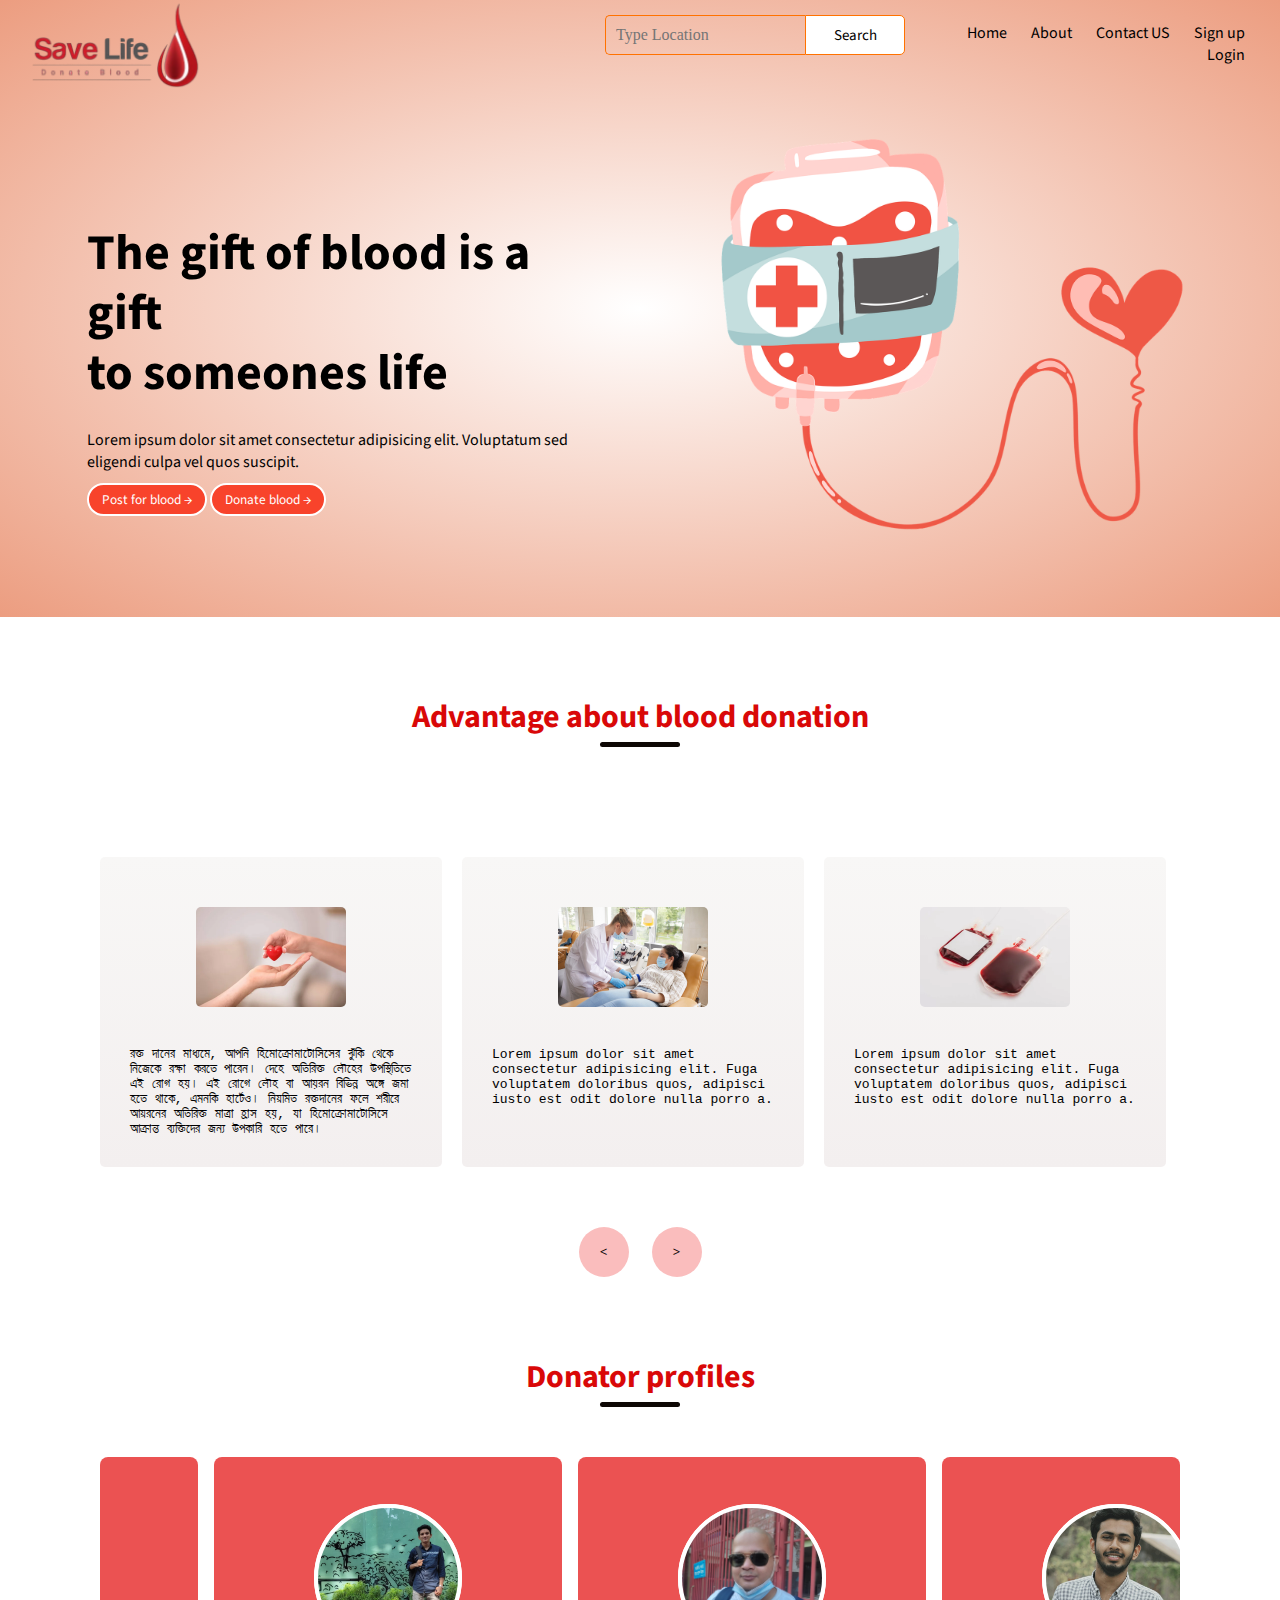
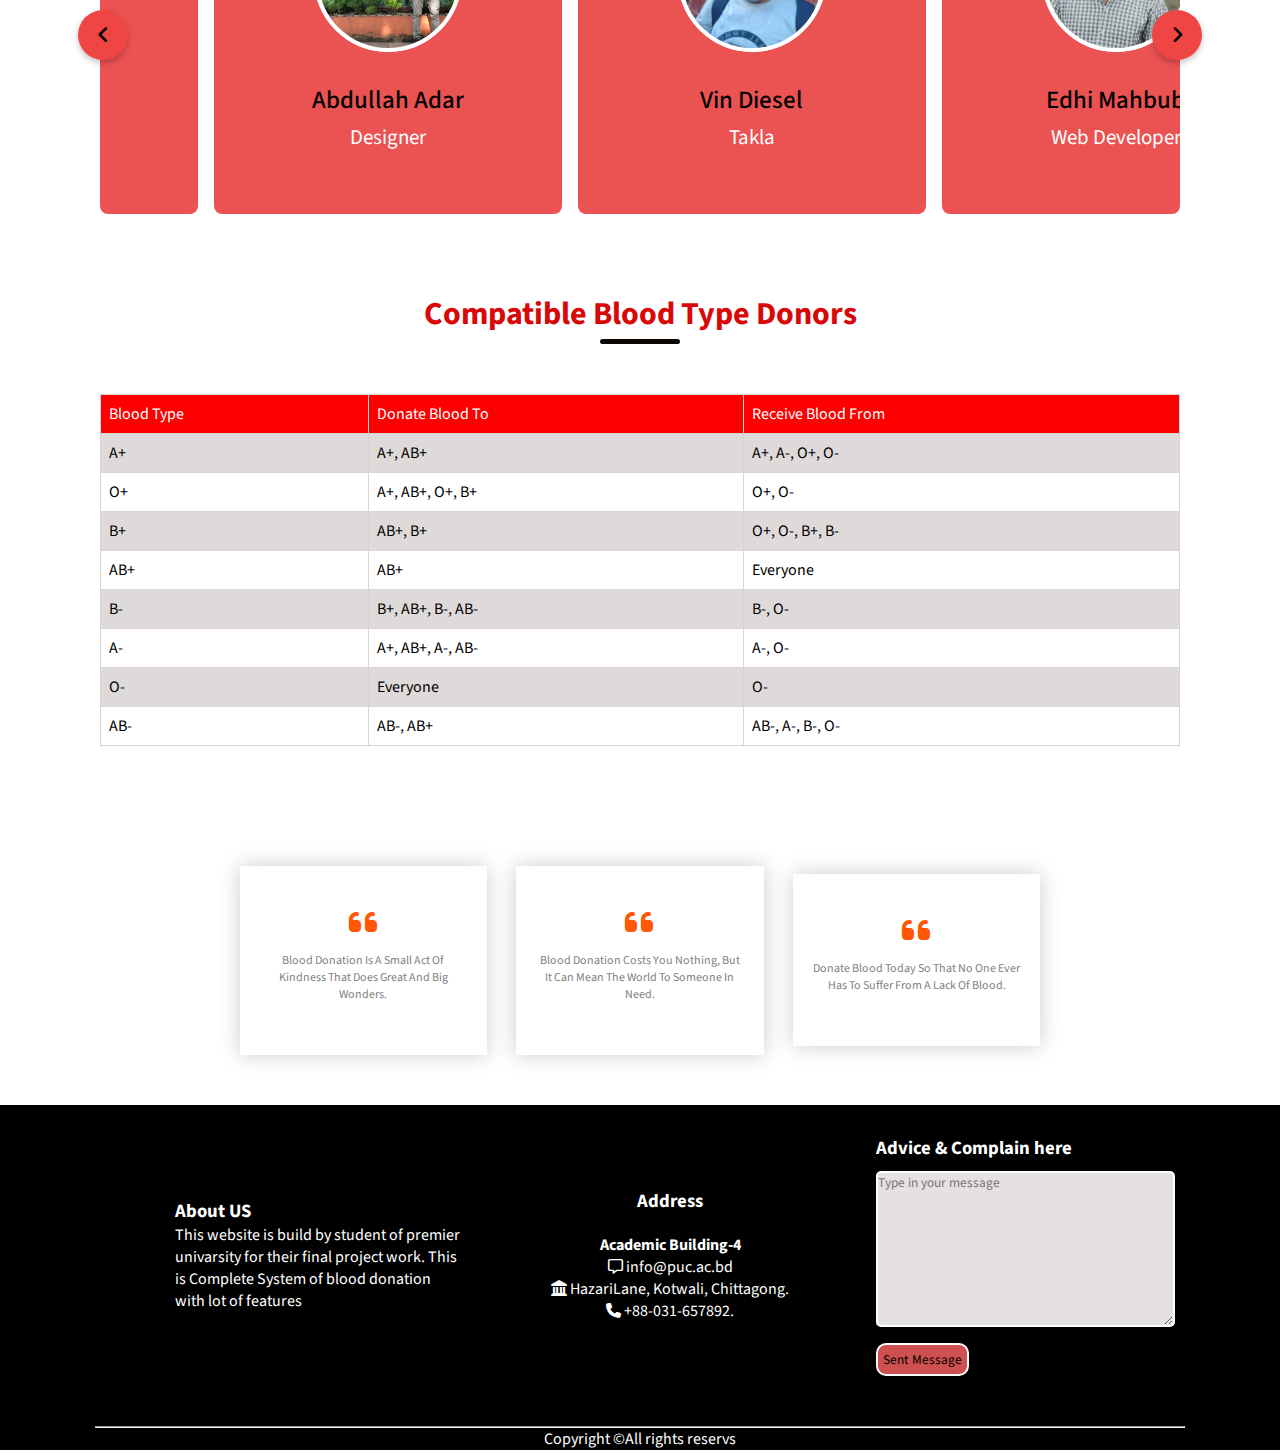
<file: Index.html>
<!DOCTYPE html>
<html lang="en">

<head>
    <meta charset="UTF-8">
    <meta http-equiv="X-UA-Compatible" content="IE=edge">
    <meta name="viewport" content="width=device-width, initial-scale=1.0">
    <title>Blood Donation</title>
    <link rel="stylesheet" href="style.css">
    <link rel="html" href="login.html">
    <link rel="preconnect" href="https://fonts.googleapis.com">
    <link rel="preconnect" href="https://fonts.gstatic.com" crossorigin>
    <link rel='stylesheet' href="https://cdnjs.cloudflare.com/ajax/libs/font-awesome/6.3.0/css/all.min.css"
        href='https://cdnjs.cloudflare.com/ajax/libs/font-awesome/4.7.0/css/font-awesome.min.css'>
    <link href="https://fonts.googleapis.com/css2?family=Source+Sans+Pro:wght@200;400;600&display=swap"
        rel="stylesheet">
</head>

<body>
    <div class="header">
        <div class="container">
            <div class="navbar">
                <div class="logo">
                    <a href="Index.html"><img src="img/final logo.png" width="180px"></a>
                </div>
                <nav>
                    <ul class="nav">
                        <div id="search">
                            <input class="search" type="search" name="" placeholder="Type Location">
                            <a href="#"> <button class="butn">Search</button></a>
                        </div>
                        <li> <a href="">Home</a> </li>
                        <li> <a href="">About</a> </li>
                        <li> <a href="">Contact US</a> </li>
                        <li> <a href="signup.html">Sign up</a> </li>
                        <li> <a href="login.html">Login</a> </li>
                    </ul>

                </nav>

            </div>
            <div class="row">
                <div class="col1">
                    <h1>The gift of blood is a gift<br>to someones life</h1>
                    <p>Lorem ipsum dolor sit amet consectetur adipisicing elit. Voluptatum sed eligendi culpa vel quos
                        suscipit.</p>
                    <button class="btn"><a href="post.html">Post for blood &rarr;</a></button>
                    <button class="btn"><a href="#">Donate blood &rarr;</a></button>
                </div>

                <div class="col1">
                    <div id="slideshow">
                        <img src="img/img1.png" id="image">
                    </div>
                    <!-- Java Script for changing picture -->
                    <script>
                        var images = ["img/img1.png", "img/img2.png", "img/img3.png", "img/img6.png", "img/img7.png"]; // Add your image URLs here
                        var currentIndex = 0;
                        var image = document.getElementById("image");

                        setInterval(function () {
                            // Increment the index to get the next image
                            currentIndex = (currentIndex + 1) % images.length;

                            // Set the src attribute of the image to the next image URL
                            image.src = images[currentIndex];
                        }, 3000); // Change image every 5 seconds
                    </script>
                </div>
            </div>
        </div>
    </div>

    <!--Advantage about blood donation-->
    <div class="catagories">
        <h1 class="title">Advantage about blood donation</h1>
        <div class="small-container">
            <div id="boxes">
                <div id="list">
                    <div class="item">
                        <img src="images/pic-4.jpg" class="avatar">
                            <p>রক্ত দানের মাধ্যমে, আপনি হিমোক্রোমাটোসিসের ঝুঁকি থেকে নিজেকে রক্ষা করতে পারেন। দেহে অতিরিক্ত লৌহের উপস্থিতিতে এই রোগ হয়। এই রোগে লৌহ বা আয়রন বিভিন্ন অঙ্গে জমা হতে থাকে, এমনকি হার্টেও। নিয়মিত রক্তদানের ফলে শরীরে আয়রনের অতিরিক্ত মাত্রা হ্রাস হয়, যা হিমোক্রোমাটোসিসে আক্রান্ত ব্যক্তিদের জন্য উপকারি হতে পারে।</p>
                    </div>
                    <div class="item">
                        <img src="images/pic-2.jpg" class="avatar">
                            <p>Lorem ipsum dolor sit amet consectetur adipisicing elit. Fuga voluptatem doloribus quos,
                            adipisci iusto est odit dolore nulla porro a.</p>
                    </div>
                    <div class="item">
                        <img src="images/pic-3.jpg" class="avatar">
                            <p>Lorem ipsum dolor sit amet consectetur adipisicing elit. Fuga voluptatem doloribus quos,
                            adipisci iusto est odit dolore nulla porro a.</p>
                    </div>
                    <div class="item">
                        <img src="images/pic-1.jpg" class="avatar">
                            <p>Lorem ipsum dolor sit amet consectetur adipisicing elit. Fuga voluptatem doloribus quos,
                                adipisci iusto est odit dolore nulla porro a.</p>
                    </div>
                    <div class="item">
                        <img src="images/pic-4.jpg" class="avatar">
                            <p>Lorem ipsum dolor sit amet consectetur adipisicing elit. Fuga voluptatem doloribus quos,
                            adipisci iusto est odit dolore nulla porro a.</p>
                    </div>
                    <div class="item">
                        <img src="images/pic-5.jpg" class="avatar">
                            <p>Lorem ipsum dolor sit amet consectetur adipisicing elit. Fuga voluptatem doloribus quos,
                            dipisci iusto est odit dolore nulla porro a.</p>
                    </div>
                    <div class="item">
                        <img src="images/pic-6.jpg" class="avatar">
                            <p>Lorem ipsum dolor sit amet consectetur adipisicing elit. Fuga voluptatem doloribus quos,
                            adipisci iusto est odit dolore nulla porro a.</p>
                    </div>
                    <div class="item">
                        <img src="images/pic-1.jpg" class="avatar">
                            <p>Lorem ipsum dolor sit amet consectetur adipisicing elit. Fuga voluptatem doloribus quos,
                            adipisci iusto est odit dolore nulla porro a.</p>
                    </div>
                </div>
            </div>
            <div class="direction">
                <button id="prev"> < </button>
                <button id="next"> > </button>
            </div>
            <script>
                document.getElementById('next').onclick = function () {
                    const widthItem = document.querySelector('.item').offsetWidth;
                    document.getElementById('boxes').scrollLeft += widthItem;
                }
                document.getElementById('prev').onclick = function () {
                    const widthItem = document.querySelector('.item').offsetWidth;
                    document.getElementById('boxes').scrollLeft -= widthItem;
                }
            </script>
        </div>

    </div>

    <!--Donators Profiles -->
    <div class="catagories">
        <h1 class="title">Donator profiles</h1>
        <div class="small-container">
            <div class="wrapper">
                <i id="left" class="fa-solid fa-angle-left"></i>
                <ul class="carousel">
                    <li class="card">
                        <div class="img"><img src="images/img-1.jpeg" alt="img" draggable="false"></div>
                        <h2>Edhi Mahbub</h2>
                        <span>Web Developer</span>
                    </li>
                    <li class="card">
                        <div class="img"><img src="images/img-2.jpeg" alt="img" draggable="false"></div>
                        <h2>Edhi</h2>
                        <span>Software Engineer</span>
                    </li>
                    <li class="card">
                        <div class="img"><img src="images/img-3.jpeg" alt="img" draggable="false"></div>
                        <h2>Edhi Mahbub</h2>
                        <span>Web Developer</span>
                    </li>
                    <li class="card">
                        <div class="img"><img src="images/img-4.jpeg" alt="img" draggable="false"></div>
                        <h2>Basit Karim</h2>
                        <span>Informar</span>
                    </li>
                    <li class="card">
                        <div class="img"><img src="images/img-5.jpeg" alt="img" draggable="false"></div>
                        <h2>Abdullah Adar </h2>
                        <span>Designer</span>
                    </li>
                    <li class="card">
                        <div class="img"><img src="images/img-6.jpeg" alt="img" draggable="false"></div>
                        <h2>Vin Diesel</h2>
                        <span>Takla</span>
                    </li>
                </ul>
                <i id="right" class="fa-solid fa-angle-right"></i>
            </div>
            <!-- script for donator profile  -->
            <script>
                const wrapper = document.querySelector(".wrapper");
                const carousel = document.querySelector(".carousel");
                const firstCardWidth = carousel.querySelector(".card").offsetWidth;
                const arrowBtns = document.querySelectorAll(".wrapper i");
                const carouselChildrens = [...carousel.children];

                let isDragging = false, isAutoPlay = true, startX, startScrollLeft, timeoutId;

                // Get the number of cards that can fit in the carousel at once
                let cardPerView = Math.round(carousel.offsetWidth / firstCardWidth);

                // Insert copies of the last few cards to beginning of carousel for infinite scrolling
                carouselChildrens.slice(-cardPerView).reverse().forEach(card => {
                    carousel.insertAdjacentHTML("afterbegin", card.outerHTML);
                });

                // Insert copies of the first few cards to end of carousel for infinite scrolling
                carouselChildrens.slice(0, cardPerView).forEach(card => {
                    carousel.insertAdjacentHTML("beforeend", card.outerHTML);
                });

                // Scroll the carousel at appropriate postition to hide first few duplicate cards on Firefox
                carousel.classList.add("no-transition");
                carousel.scrollLeft = carousel.offsetWidth;
                carousel.classList.remove("no-transition");

                // Add event listeners for the arrow buttons to scroll the carousel left and right
                arrowBtns.forEach(btn => {
                    btn.addEventListener("click", () => {
                        carousel.scrollLeft += btn.id == "left" ? -firstCardWidth : firstCardWidth;
                    });
                });

                const dragStart = (e) => {
                    isDragging = true;
                    carousel.classList.add("dragging");
                    // Records the initial cursor and scroll position of the carousel
                    startX = e.pageX;
                    startScrollLeft = carousel.scrollLeft;
                }

                const dragging = (e) => {
                    if (!isDragging) return; // if isDragging is false return from here
                    // Updates the scroll position of the carousel based on the cursor movement
                    carousel.scrollLeft = startScrollLeft - (e.pageX - startX);
                }

                const dragStop = () => {
                    isDragging = false;
                    carousel.classList.remove("dragging");
                }

                const infiniteScroll = () => {
                    // If the carousel is at the beginning, scroll to the end
                    if (carousel.scrollLeft === 0) {
                        carousel.classList.add("no-transition");
                        carousel.scrollLeft = carousel.scrollWidth - (2 * carousel.offsetWidth);
                        carousel.classList.remove("no-transition");
                    }
                    // If the carousel is at the end, scroll to the beginning
                    else if (Math.ceil(carousel.scrollLeft) === carousel.scrollWidth - carousel.offsetWidth) {
                        carousel.classList.add("no-transition");
                        carousel.scrollLeft = carousel.offsetWidth;
                        carousel.classList.remove("no-transition");
                    }
                }

                //     // Clear existing timeout & start autoplay if mouse is not hovering over carousel
                //     clearTimeout(timeoutId);
                //     if (!wrapper.matches(":hover")) autoPlay();
                // }

                // const autoPlay = () => {
                //     if (window.innerWidth < 800 || !isAutoPlay) return; // Return if window is smaller than 800 or isAutoPlay is false
                //     // Autoplay the carousel after every 2500 ms
                //     timeoutId = setTimeout(() => carousel.scrollLeft += firstCardWidth, 2500);
                // }
                // autoPlay();
                carousel.addEventListener("mousedown", dragStart);
                carousel.addEventListener("mousemove", dragging);
                document.addEventListener("mouseup", dragStop);
                wrapper.addEventListener("mouseenter", () => clearTimeout(timeoutId));

            </script>
        </div>
    </div>

    <!-------Compatible Blood Type Donors------->
    <div class="catagories">
        <h1 class="title">Compatible Blood Type Donors</h1>
        <div class="small-container">
            <div class="row">
                <table id="Bloods">
                    <tr id="table_head">
                        <td>Blood Type</td>
                        <td>Donate Blood To</td>
                        <td>Receive Blood From</td>
                    </tr>
                    <tr>
                        <td>A+</td>
                        <td>A+, AB+</td>
                        <td>A+, A-, O+, O-</td>
                    </tr>

                    <tr>
                        <td>O+</td>
                        <td>A+, AB+, O+, B+</td>
                        <td>O+, O-</td>
                    </tr>

                    <tr>
                        <td>B+</td>
                        <td>AB+, B+</td>
                        <td>O+, O-, B+, B-</td>
                    </tr>

                    <tr>
                        <td>AB+</td>
                        <td>AB+</td>
                        <td>Everyone</td>
                    </tr>

                    <tr>
                        <td>B-</td>
                        <td>B+, AB+, B-, AB-</td>
                        <td>B-, O-</td>
                    </tr>

                    <tr>
                        <td>A-</td>
                        <td>A+, AB+, A-, AB-</td>
                        <td>A-, O-</td>
                    </tr>

                    <tr>
                        <td>O-</td>
                        <td>Everyone</td>
                        <td>O-</td>
                    </tr>

                    <tr>
                        <td>AB-</td>
                        <td>AB-, AB+</td>
                        <td>AB-, A-, B-, O-</td>
                    </tr>
                </table>
            </div>
        </div>
    </div>


    <!-------Testimonial------->
    <div class="testimonial">
        <div class="small-container">
            <div class="row">
                <div class="col3">
                    <i class='fa fa-quote-left'></i>
                    <p>Blood Donation Is A Small Act Of Kindness That Does Great And Big Wonders.</p>
                </div>
                <div class="col3">
                    <i class='fa fa-quote-left'></i>
                    <p>Blood Donation Costs You Nothing, But It Can Mean The World To Someone In Need.</p>
                </div>
                <div class="col3">
                    <i class='fa fa-quote-left'></i>
                    <p>Donate Blood Today So That No One Ever Has To Suffer From A Lack Of Blood.</p>
                </div>
            </div>
        </div>
    </div>

    <!--------Footer-------->
    <div class="footer">
        <div class="container">
            <div class="row">
                <div class="footer-col-1">
                    <h3>About US</h3>
                    <p>This website is build by student of premier <br> univarsity for their final project work. This<br> is Complete System of blood donation <br> with lot of features</p>
                    
                </div>

                <!-- <div class="footer-col-2">
                    <h3>Follow Us</h3>
                    <ul>
                        <li><a href="https://www.facebook.com/premieruniversityctg">Facebook</a></li>
                        <li><a href="#">TWitter</a></li>
                        <li><a href="#">Instagram</a></li>
                        <li><a href="#">Youtube</a></li>
                    </ul>
                </div> -->
                <div class="footer-col-3">
                    <h3>Address</h3>
                    <ul>
                        <h4>Academic Building-4</h4>
                        <i class='far fa-comment-alt' style='font-size:15px'></i> info@puc.ac.bd <br>
                        <i class='fas fa-landmark' style='font: size 15px'></i> HazariLane, Kotwali, Chittagong. <br>
                        <i class="fa fa-phone" style="font-size:15px"></i> +88-031-657892.
                    </ul>
                </div>
                <div class="footer-col-4">
                    <h3>Advice & Complain here</h3>
                    <ul>
                    </ul>
                    <textarea class="t-aria" id="new_message" name="new_message"placeholder="Type in your message" rows="8" cols="40"></textarea>
                    <button class="btn" type="submit">Sent Message</button>
                </div>
            </div>

            <div class="center">
                <hr>
                Copyright &copy;All rights reservs
            </div>
        </div>
    </div>

</body>
</html>
</file>
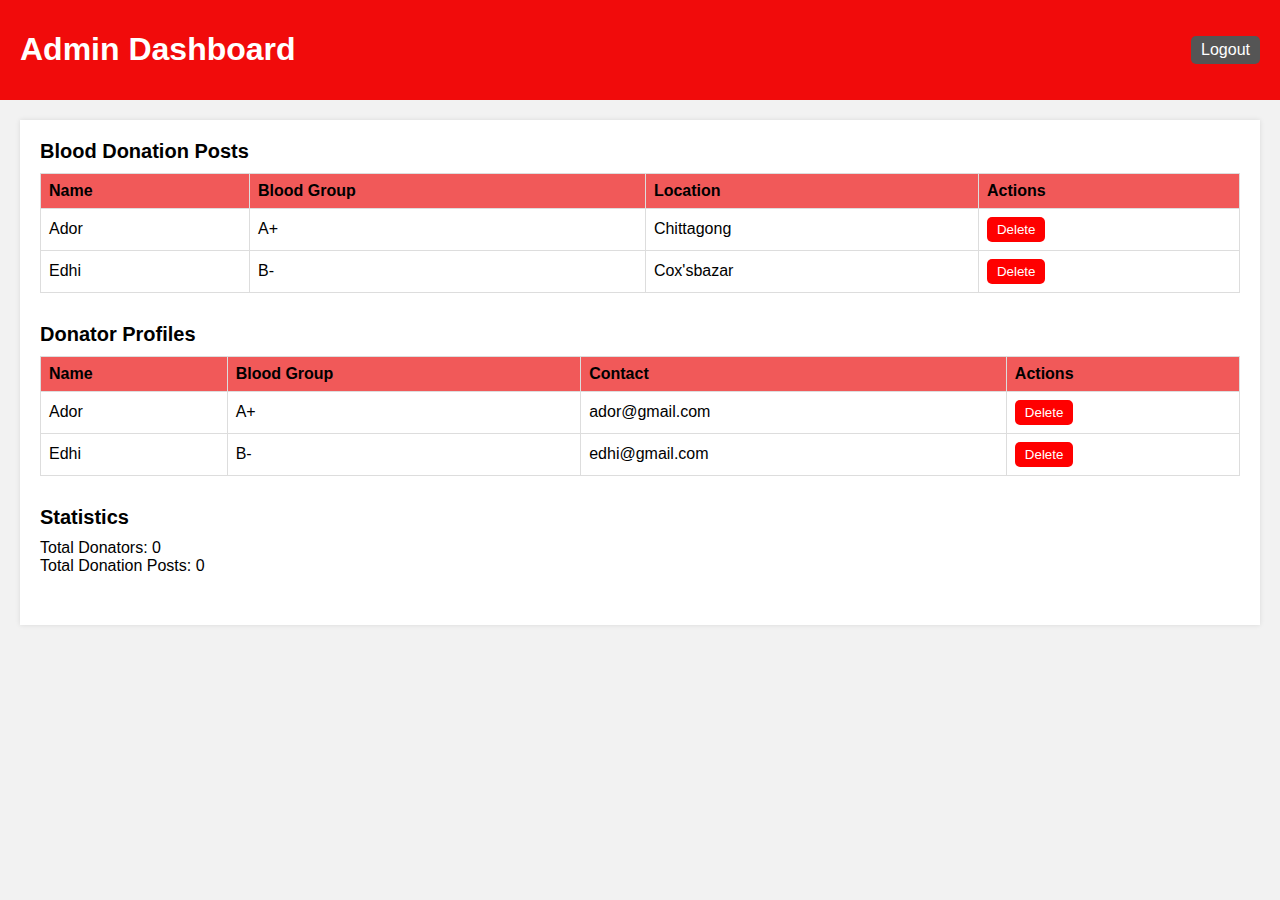
<file: admin.html>
<!DOCTYPE html>
<html>
<head>
  <title>Admin Dashboard</title>
  <style>
    /* Add your CSS styles here */
    body {
      font-family: Arial, sans-serif;
      background-color: #f2f2f2;
      margin: 0;
      padding: 0;
    }

	header {
    background-color: #f10b0b;
    color: #fff;
    padding: 10px 20px;
    display: flex;
    justify-content: space-between;
    align-items: center;
	}
.logout {
    color: #fff;
    text-decoration: none;
    padding: 5px 10px;
    background-color: #555;
    border-radius: 5px;
	}

    .container {
      max-width: 1200px;
      margin: 20px auto;
      background-color: #fff;
      padding: 20px;
      box-shadow: 0 0 5px rgba(0, 0, 0, 0.1);
    }

    .section {
      margin-bottom: 30px;
    }

    .section-header {
      font-size: 20px;
      font-weight: bold;
      margin-bottom: 10px;
    }

    .donator-list {
      border-collapse: collapse;
      width: 100%;
    }

    .donator-list th, .donator-list td {
      border: 1px solid #ddd;
      padding: 8px;
      text-align: left;
    }

    .donator-list th {
      background-color: #f15959;
    }

    /* .donator-list tr:nth-child(even) {
      background-color: #f2f2f2;
    } */

    .donator-list tr:hover {
      background-color: #ddd;
    }

    .action-button {
      background-color: #ff0000;
      color: #fff;
      padding: 5px 10px;
      border: none;
      border-radius: 5px;
      cursor: pointer;
    }
  </style>
</head>
<body>
  <header>
    <h1>Admin Dashboard</h1>
	<a href="#" class="logout">Logout</a>

  </header>
  <div class="container">
    <div class="section">
      <div class="section-header">Blood Donation Posts</div>
      <table class="donator-list">
        <tr>
          <th>Name</th>
          <th>Blood Group</th>
          <th>Location</th>
          <th>Actions</th>
        </tr>
        <!-- Sample data, replace with dynamic data from the backend -->
        <tr>
          <td>Ador</td>
          <td>A+</td>
          <td>Chittagong</td>
          <td><button class="action-button">Delete</button></td>
        </tr>
        <tr>
          <td>Edhi</td>
          <td>B-</td>
          <td>Cox'sbazar</td>
          <td><button class="action-button">Delete</button></td>
        </tr>
        <!-- Add more rows for other donations -->
      </table>
    </div>

    <div class="section">
      <div class="section-header">Donator Profiles</div>
      <table class="donator-list">
        <tr>
          <th>Name</th>
          <th>Blood Group</th>
          <th>Contact</th>
          <th>Actions</th>
        </tr>
        <!-- Sample data, replace with dynamic data from the backend -->
        <tr>
          <td>Ador</td>
          <td>A+</td>
          <td>ador@gmail.com</td>
          <td><button class="action-button">Delete</button></td>
        </tr>
        <tr>
          <td>Edhi</td>
          <td>B-</td>
          <td>edhi@gmail.com</td>
          <td><button class="action-button">Delete</button></td>
        </tr>
        <!-- Add more rows for other donators -->
      </table>
    </div>

    <div class="section">
      <div class="section-header">Statistics</div>
      <!-- Add a div to display the count of donators and donation posts -->
      <div>Total Donators: <span id="total-donators">0</span></div>
      <div>Total Donation Posts: <span id="total-posts">0</span></div>
    </div>
  </div>
</body>
</html>
</file>
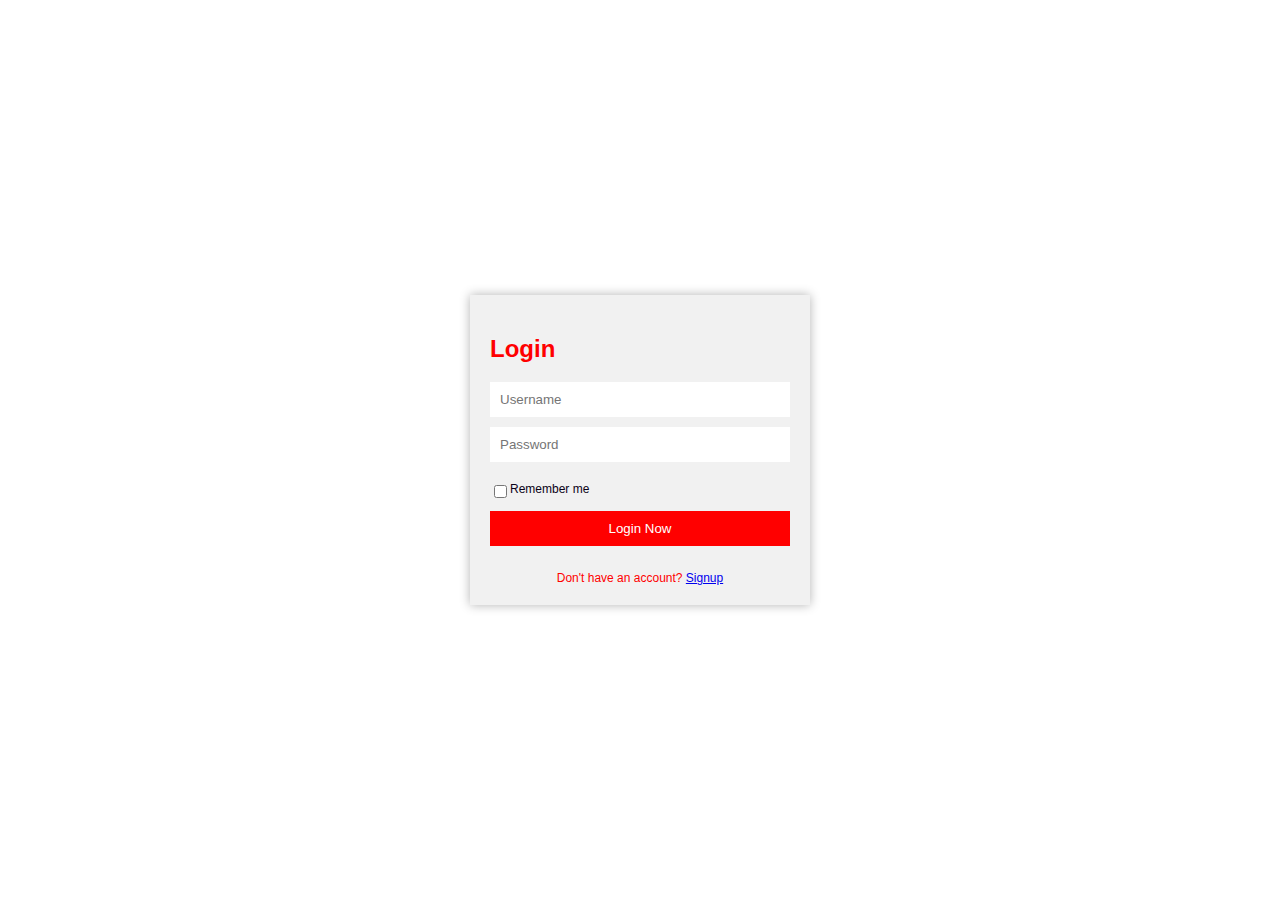
<file: login.html>
<!DOCTYPE html>
<html>

<head>
    <title>Login Page</title>
    <style>
        body {
            display: flex;
            justify-content: center;
            font-family: 'Source Sans Pro', sans-serif;
            align-items: center;
            height: 100vh;
            margin: 0;
            /* background: radial-gradient(#fff, #ec9d80); */
            color: red;

        }

        .login-container {
            width: 300px;
            padding: 20px;
            background-color: #f1f1f1;
            box-shadow: 0 0 10px rgba(0, 0, 0, 0.3);
            transform: translateY(-200px);
            transition: transform 0.5s;
        }

        .login-container.show {
            transform: translateY(0);
        }

        /* Style the form inside the container */
        .login-form {
            display: flex;
            flex-direction: column;
        }

        /* Style the form inputs and button */
        .login-form input[type="text"],
        .login-form input[type="password"],
        .login-form button {
            margin-bottom: 10px;
            padding: 10px;
            border: none;
        }

        .login-form button {
            background-color: red;
            color: white;
            cursor: pointer;
        }

        .login-form button:hover {
            background-color: #ffffff;
            color: red;
            transition: 0.5s;
        }
        .form_container a:hover {
                text-decoration: underline;
            }
        .checkbox {
            display: flex;
            white-space: nowrap;
            margin: 10px 10px 10px 0px;
        }

        .checkbox input {
            accent-color: #f50909;
        }

        .checkbox label {
            font-size: 12px;
            cursor: pointer;
            user-select: none;
            color: #0b0217;
        }
        .login_signup {
            font-size: 12px;
            text-align: center;
            margin-top: 15px;
        }
    </style>
</head>

<body>
    
    <div class="login-container">
        <h2>Login</h2>
        <form class="login-form">
            <input type="text" placeholder="Username" required>
            <input type="password" placeholder="Password" required>
            <div class="option_field">
                <span class="checkbox">
                    <input type="checkbox" id="check" />
                    <label for="check">Remember me</label>
                </span>
                
            </div>
            <button class="button">Login Now</button>
            <div class="login_signup">Don't have an account? <a href="signup.html" id="signup">Signup</a></div>
        </form>
    </div>

    <script>
        window.addEventListener('DOMContentLoaded', function () {
            var loginContainer = document.querySelector('.login-container');

            loginContainer.classList.add('show');
        });
    </script>
</body>

</html>
</file>
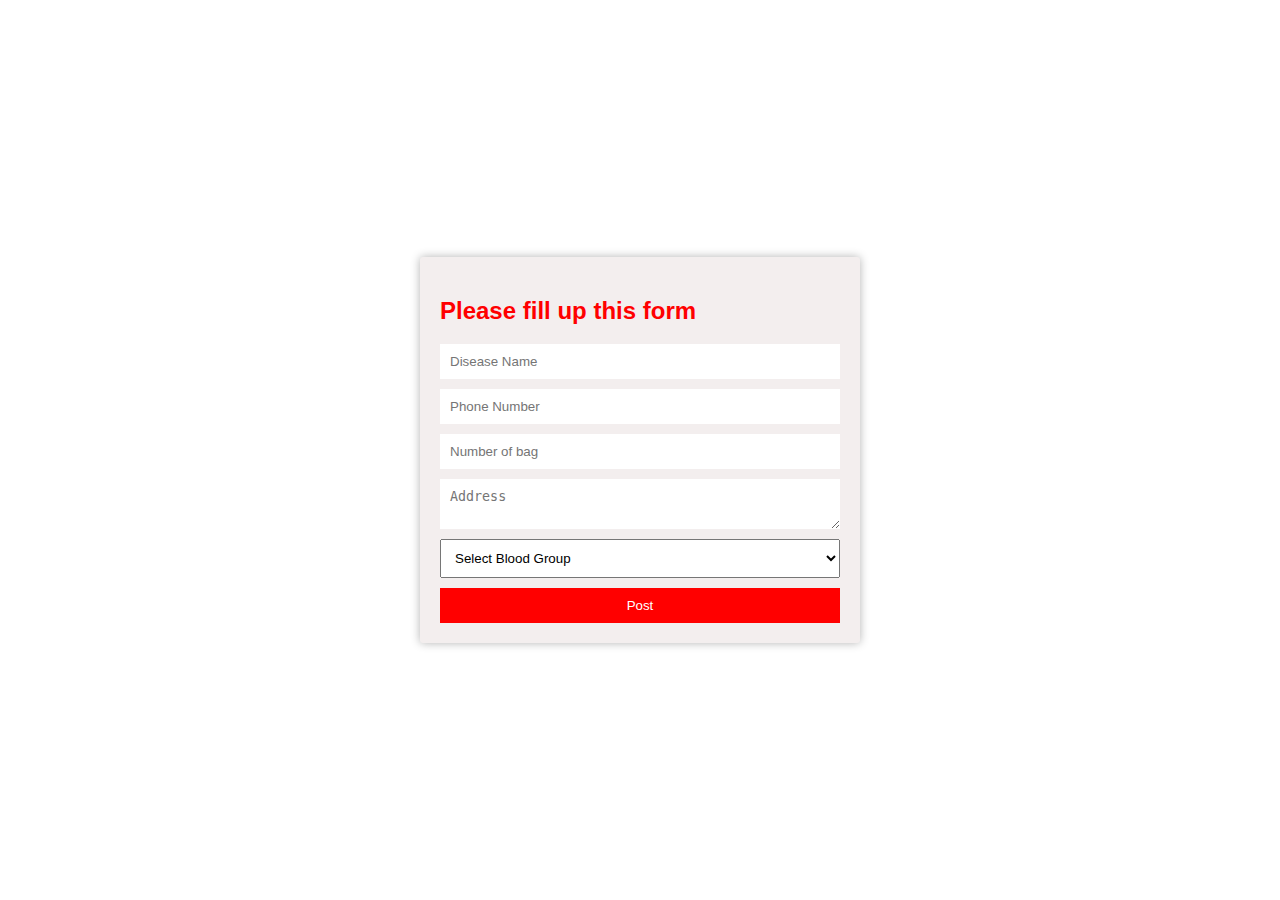
<file: post.html>
<!DOCTYPE html>
<html>
<head>
  <title>Sign Up Page</title>
  <style>
    body {
      display: flex;
      justify-content: center;
      font-family: 'Source Sans Pro', sans-serif;
      align-items: center;
      height: 100vh;
      margin: 0;
      /* background:radial-gradient(#fff,#ec9d80); */
      color: red;
    }

    .signup-container {
      width: 400px;
      padding: 20px;
      background-color: #f3eeee;
      box-shadow: 0 0 10px rgba(0, 0, 0, 0.3);
      border-radius: 3px;
    }

    .signup-form {
      display: flex;
      flex-direction: column;
    }

    .signup-form input[type="text"],
    .signup-form input[type="tel"],
    .signup-form input[type="number"],
    .signup-form textarea {
      margin-bottom: 10px;
      padding: 10px;
      border: none;
    }

    .signup-form select {
      margin-bottom: 10px;
      padding: 10px;
    }

    .signup-form button {
      background-color: red;
      color: white;
      border: none;
      padding: 10px;
      cursor: pointer;
    }

    .signup-form button:hover {
      background-color: #ffffff;
      color: red;
      transition: 0.5s;
    }
    .login_signup {
            font-size: 12px;
            text-align: center;
            margin-top: 15px;
        }
  </style>
</head>
<body>
    
  <div class="signup-container">
    <h2>Please fill up this form</h2>
    <form class="signup-form">
      <input type="text" placeholder="Disease Name" required>
      <input type="tel" placeholder="Phone Number" required>
      <input type="number" placeholder="Number of bag" required>
      <textarea placeholder="Address" required></textarea>
      <select required>
        <option value="" selected disabled>Select Blood Group</option>
        <option value="A+">A+</option>
        <option value="A-">A-</option>
        <option value="B+">B+</option>
        <option value="B-">B-</option>
        <option value="AB+">AB+</option>
        <option value="AB-">AB-</option>
        <option value="O+">O+</option>
        <option value="O-">O-</option>
      </select>
      <button type="submit">Post</button>
    </form>
  </div>
</body>
</html>
</file>
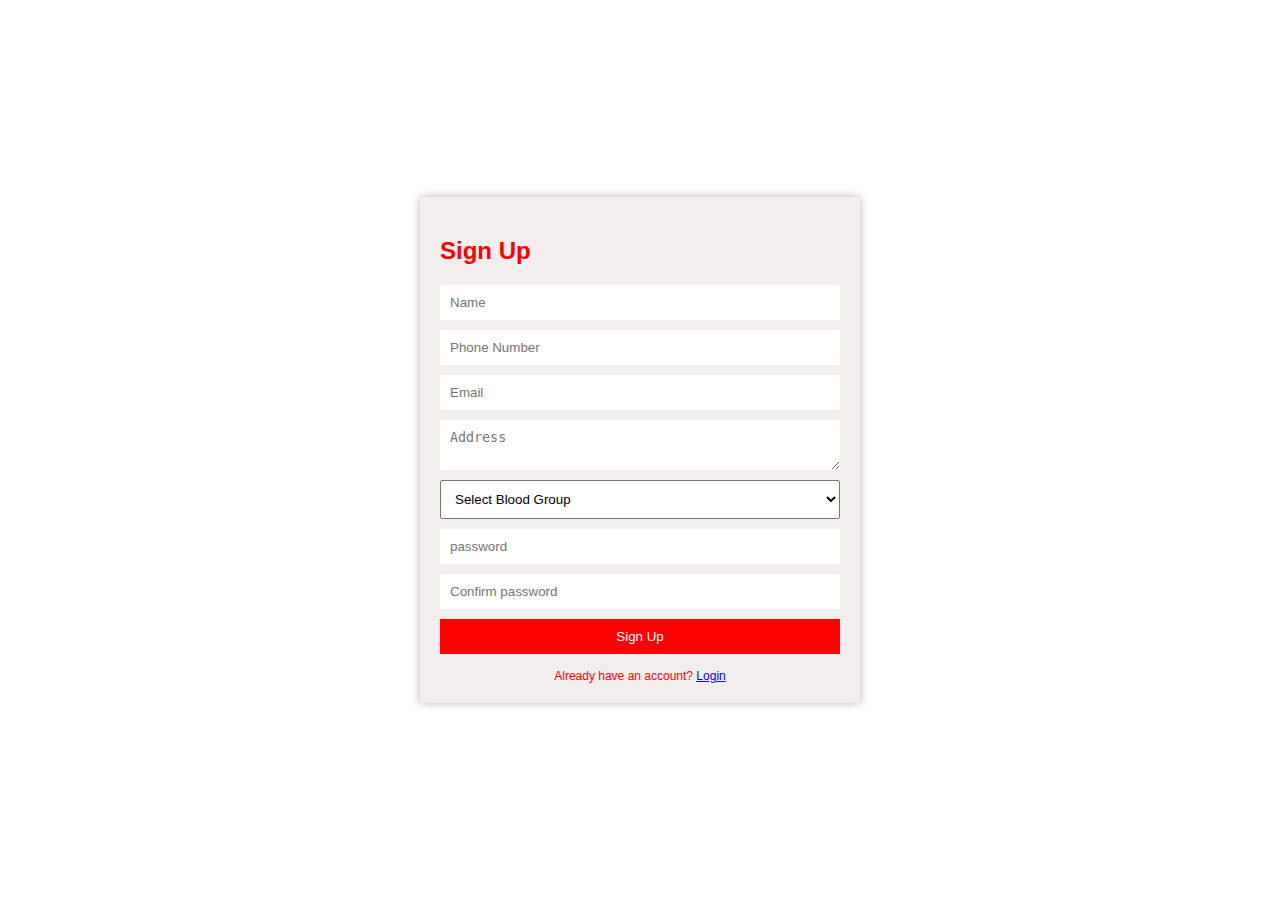
<file: signup.html>
<!DOCTYPE html>
<html>
<head>
  <title>Sign Up Page</title>
  <style>
    body {
      display: flex;
      font-family: 'Source Sans Pro', sans-serif;
      justify-content: center;
      align-items: center;
      height: 100vh;
      margin: 0;
      /* background:radial-gradient(#fff,#ec9d80); */
      color: red;
    }

    .signup-container {
      width: 400px;
      padding: 20px;
      background-color: #f3eeee;
      box-shadow: 0 0 10px rgba(0, 0, 0, 0.3);
      border-radius: 3px;
    }

    .signup-form {
      display: flex;
      flex-direction: column;
    }

    .signup-form input[type="text"],
    .signup-form input[type="tel"],
    .signup-form input[type="email"],
    .signup-form input[type="password"],
    .signup-form input[type="checkbox"],
    .signup-form textarea {
      margin-bottom: 10px;
      padding: 10px;
      border: none;
    }

    .signup-form select {
      margin-bottom: 10px;
      padding: 10px;
    }

    .signup-form button {
      background-color: red;
      color: white;
      border: none;
      padding: 10px;
      cursor: pointer;
    }

    .signup-form button:hover {
      background-color: #ffffff;
      color: red;
      transition: 0.5s;
    }
    .login_signup {
            font-size: 12px;
            text-align: center;
            margin-top: 15px;
        }
  </style>
</head>
<body>
    
  <div class="signup-container">
    <h2>Sign Up</h2>
    <form class="signup-form">
      <input type="text" placeholder="Name" required>
      <input type="tel" placeholder="Phone Number" required>
      <input type="email" placeholder="Email" required>
      <textarea placeholder="Address" required></textarea>
      <select required>
        <option value="" selected disabled>Select Blood Group</option>
        <option value="A+">A+</option>
        <option value="A-">A-</option>
        <option value="B+">B+</option>
        <option value="B-">B-</option>
        <option value="AB+">AB+</option>
        <option value="AB-">AB-</option>
        <option value="O+">O+</option>
        <option value="O-">O-</option>
      </select>
      <input type="password" placeholder="password" required>
      <input type="password" placeholder="Confirm password" required>
      <button type="submit">Sign Up</button>
      <div class="login_signup">Already have an account? <a href="login.html" id="login">Login</a></div>
    </form>
  </div>
</body>
</html>
</file>
<file: style.css>
*{
    padding: 0px;
    margin: 0px;
    font-family: 'Source Sans Pro', sans-serif;
}

 .header{
    background:radial-gradient(#fff,#ec9d80);
} 

.container{
    max-width: 1400px;
    margin: auto;
    padding-left: 25px;
    padding-right:25px;
    
}

.navbar{
    display: flex;
    align-items: center;
    padding: 0px;

}

nav{
    flex: 1;
    text-align: right;
}

nav ul{
    margin-top: -10px ;
}
.header ul li{
    font-family: baloo-bhai;
    list-style: none;
    display: inline;
    padding: 10px;
} 
#search{
    width: 300px;
    float: left;
    margin-left: 400px;
    margin-top: -20px;

}

.search{
    font-family: 'Times New Roman';
    width: 200px;
    height: 40px;
    background: transparent;
    border: 1px solid #ff7200;
    margin-top: 13px;
    color: #0e0d0d;
    border-right: none;
    font-size: 16px;
    float: left;
    padding: 10px;
    border-bottom-left-radius: 5px;
    border-top-left-radius: 5px;
}

#search .butn{
    width: 100px;
    height: 40px;
    background: white;
    border: 1px solid #ff7200;
    margin-top: 13px;
    color: #020000;
    font-size: 15px;
    border-top-right-radius: 5px;
    border-bottom-right-radius: 5px;
    transition: 0.2s ease;
    cursor: pointer;
}
#search .butn:hover{
    background: #ec9d80;
    color: #000;
}

#search .butn:focus{
    outline: none;
}

#search .search:focus{
    outline: none;
}

a{
    text-decoration: none;
    color: black;
}
a:hover{
    color: rgb(131, 130, 130);
}
p{
    color: black;
}
.btn{
    padding:5px;
    margin-top: 10px;
    background-color: rgb(248, 67, 43);
    border: 2px solid rgb(255, 255, 255);
    border-radius: 25px;
    transition: 0.5s;
}
.btn a{
    padding: 8px;
    color: white;
    transition: 0.5s;
}
.btn a:hover{
    color: rgb(242, 4, 4);
}
.btn:hover{
    background-color: rgb(255, 253, 253);
    color: rgb(28, 19, 19);
}

.row{
    display: flex;
    align-items: center;
    flex-wrap: wrap;
    justify-content: space-around;
}
.col1{
    flex-basis: 40%;
    min-width: 150px;
}
.col1 img{
    max-width: 100%;
    padding: 10px 0px;
}

.col1 h1{
    font-size: 50px;
    line-height: 60px;
    margin: 25px 0px;
}

.catagories{
    margin: 70px 0px;
}


.small-container{
    max-width: 1080px;
    margin: auto;
    padding-left: 25px;
    padding-right: 25px;
}

.col3{
    flex-basis: 25%;
    padding: 20px;
    transition: 0.3s;
    min-width: 150px;
    margin-bottom: 50px; 
}
.col3 img{
    width: 100%;
}
.col3-3 img{
    padding: 10px;
    width: 100%;
}



#Bloods {
    font-family: sans-serif;
    border-collapse: collapse;
    width: 100%;
  }
  
  #Bloods td, #Bloods th {
    border: 1px solid #dad4d4;
    padding: 8px;
  }
  
  #Bloods tr:nth-child(even){background-color: #dfdada;}
  
  #Bloods tr:hover {
    background-color: #ddd;
    color: rgb(247, 4, 4);
}

#table_head{
    background-color: red;
    color: white;
}
.title{
    text-align: center;
    margin: 0 auto 50px;
    position: relative;
    line-height: 60px;
    color: #d90808;
}

.title::after{
    content: '';
    background-color: #0d0704;
    width: 80px;
    height: 5px;
    border-radius: 5px;
    position: absolute;
    bottom: 0;
    left: 50%;
    transform: translateX(-50%);
}

.p-title{
    color: #555;
    font-weight: normal;
    
}

.col3:hover{
    transform: translateY(-5px);
    
}


/* CSS for donor profile */
.wrapper {
    max-width: 1100px;
    width: 100%;
    position: relative;
  }
  .wrapper i {
    top: 50%;
    height: 50px;
    width: 50px;
    cursor: pointer;
    font-size: 1.25rem;
    position: absolute;
    text-align: center;
    line-height: 50px;
    background: #f04545;
    border-radius: 50%;
    box-shadow: 0 3px 6px rgba(0,0,0,0.23);
    transform: translateY(-50%);
    transition: transform 0.1s linear;
  }
  .wrapper i:active{
    transform: translateY(-50%) scale(0.85);
  }
  .wrapper i:first-child{
    left: -22px;
  }
  .wrapper i:last-child{
    right: -22px;
  }
  .wrapper .carousel{
    display: grid;
    grid-auto-flow: column;
    grid-auto-columns: calc((100% / 3) - 12px);
    overflow-x: auto;
    scroll-snap-type: x mandatory;
    gap: 16px;
    border-radius: 8px;
    scroll-behavior: smooth;
    scrollbar-width: none;
  }
  .carousel::-webkit-scrollbar {
    display: none;
  }
  .carousel.no-transition {
    scroll-behavior: auto;
  }
  .carousel.dragging {
    scroll-snap-type: none;
    scroll-behavior: auto;
  }
  .carousel.dragging .card {
    cursor: grab;
    user-select: none;
  }
  .carousel :where(.card, .img) {
    display: flex;
    justify-content: center;
    align-items: center;
  }
  .carousel .card {
    scroll-snap-align: start;
    height: 342px;
    list-style: none;
    background: #eb5252;
    cursor: pointer;
    padding-bottom: 15px;
    flex-direction: column;
    border-radius: 8px;
  }
  .carousel .card .img {
    background: #ffffff;
    height: 148px;
    width: 148px;
    border-radius: 50%;
  }
  .card .img img {
    width: 140px;
    height: 140px;
    border-radius: 50%;
    object-fit: cover;
    border: 4px solid #fff;
  }
  .carousel .card h2 {
    font-weight: 500;
    font-size: 1.56rem;
    margin: 30px 0 5px;
  }
  .carousel .card span {
    color: #ffffff;
    font-size: 1.31rem;
  }
/* CSS for advange of blood donation */
.direction{
  text-align: center;
}
.direction button{
  font-family: cursive;
  font-weight: bold;
  background-color: #eb060644;
  border:none;
  width:50px;
  height:50px;
  border-radius: 50%;
  transition: 0.5s;
  margin:0 10px;
}
.direction button:hover{
  background-color: #947272;
}
.item{
  border-radius: 5px;
  width:342px;
  background-image: linear-gradient(to top, #f3efef, #f8f7f6);
  overflow: hidden;
  transition: 0.5s;
  margin:10px;
  scroll-snap-align: start;
}
.item .avatar{
  display: block;
  margin:50px auto 10px;
  width:150px;
  height:100px;
  object-fit: cover;
  border-radius: 5px;
}
.item p{
  padding:30px;
  font-family: monospace;
}

#list{
  display: flex;
  width:max-content;
}
#boxes{
  width:1100px;
  max-width: 100%;
  overflow: auto;
  margin:100px auto 50px;
  scroll-behavior: smooth;
  scroll-snap-type: both;
}
#boxes::-webkit-scrollbar{
  display: none;
}
@media screen and (max-width: 1024px){
  .item{
      width: calc(33.3vw - 20px);
  }
  .direction{
      display: none;
  }
}
@media screen and (max-width: 768px){
  .item{
      width: calc(50vw - 20px);
  }
  .direction{
      display: none;
  }
}

  
/* Testimonial */
.testimonial{
    padding-top: 50px;
    padding-left: 200px;
    padding-right: 200px;

}
.testimonial .col3{
    text-align: center;
    padding: 40px 20px;
    box-shadow:0 0 20px 0px #cfcbcb;
    cursor: pointer;
}
.testimonial .col3 img{
    width: 50px;
    margin-top: 20px;
    border-radius: 50%;
}
.testimonial .col3:hover{
    transform: translateY(-10px);
}
.fa.fa-quote-left{
    color: #ff5607;
    font-size: 32px;
}
.col3 p{
    font-size: 12px;
    color: gray;
    margin: 12px 0px;
}

.footer{
    background:black;
    color: white;

}
.footer p{
    color: white;
}
.footer h3{
    color: white;
    
}
.footer-col-1 .footer-col-2 .footer-col-3{
    min-width: 250px;
    margin-bottom: 20px;
}

.footer-col-1{
    margin-top: 30px;
    margin-left: 150px;
    flex-basis: 30%;
}

.footer-col-2{
    margin-top: 30px;
    flex: 1;
    text-align: center;
    list-style: none;
}
.footer-col-2 li{
    list-style: none;
}
.footer-col-3 li{
    list-style: none;
}

.footer-col-3{
    margin-top: 30px;
    margin-right: 80px;
    flex: 1;
    text-align: center;
}


.footer-col-2 ul{
    margin-top: 20px;
}
.footer-col-3 ul{
    margin-top: 20px;
}


.footer-col-2 .footer-col-3 .footer-col-4{
    flex-basis: 20%;
    text-align: center;

}
.footer-col-2 a{
    color: white;
}
.footer-col-3 a{
    color: white;
}
.footer-col-4{
    margin-top: 30px;
    margin-right: 80px;
    flex: 1;
}
.footer-col-4 h3{
    margin-bottom: 10px;
}
.footer-col-4 .t-aria{
    background: rgb(230, 225, 225);
    border: 2px solid white;
    border-radius: 5px;
}

.footer-col-4 button{
    border-radius: 10px;
    background: #cf5050;
    text-align: left;
}

.applogo{
    margin:20px 0px;
}
.applogo img{
    width: 180px;
}
.center hr{
    margin-left:70px;
    margin-right:70px;
}
.center{
    text-align: center;
    background: #000;
    color: white;
    margin-top: 50px;
}
</file>
